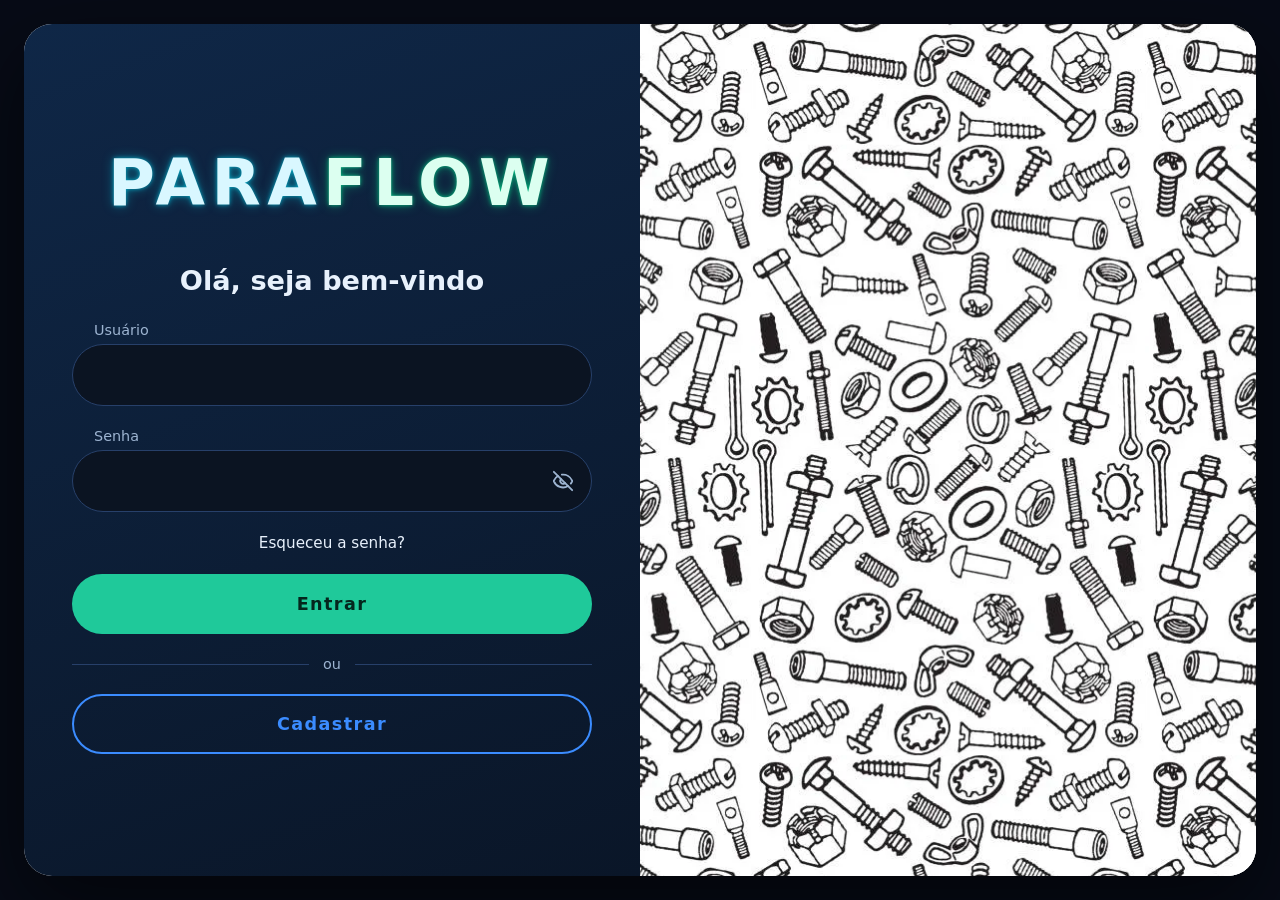
<file: index.html>
<!DOCTYPE html>
<html lang="pt-BR">
<head>
  <meta charset="UTF-8" />
  <meta name="viewport" content="width=device-width, initial-scale=1" />
  <title>Login | Paraflow</title>
  <link rel="stylesheet" href="style.css" />
  <script src="transicao.js"></script>
</head>
<body>
  <main class="card">
    <section class="painel-login">
      <h1 class="logo" aria-label="Paraflow">
        <span class="para">PARA</span><span class="flow">FLOW</span>
      </h1>

      <form class="form" id="form-login" novalidate>
        <h2>Olá, seja bem-vindo</h2>

        <div class="campo">
          <label for="usuario">Usuário</label>
          <input id="usuario" type="text" autocomplete="username" required />
        </div>

        <div class="campo">
          <label for="senha">Senha</label>
          <div class="senha-wrap">
            <input id="senha" type="password" autocomplete="current-password" required />
            <button type="button" class="toggle" aria-pressed="false" aria-label="Mostrar senha">
              <svg class="olho olho-aberto" viewBox="0 0 24 24" fill="none" stroke="currentColor"
                   stroke-width="2" stroke-linecap="round" stroke-linejoin="round" aria-hidden="true">
                <path d="M2.06 12.35a1 1 0 0 1 0-.7 10.75 10.75 0 0 1 19.88 0 1 1 0 0 1 0 .7 10.75 10.75 0 0 1-19.88 0"/>
                <circle cx="12" cy="12" r="3"/>
              </svg>
              <svg class="olho olho-fechado" viewBox="0 0 24 24" fill="none" stroke="currentColor"
                   stroke-width="2" stroke-linecap="round" stroke-linejoin="round" aria-hidden="true">
                <path d="M10.73 5.08A10.74 10.74 0 0 1 21.94 11.65a1 1 0 0 1 0 .7 10.75 10.75 0 0 1-1.44 2.49"/>
                <path d="M14.08 14.16a3 3 0 0 1-4.24-4.24"/>
                <path d="M17.48 17.5a10.75 10.75 0 0 1-15.42-5.15 1 1 0 0 1 0-.7 10.75 10.75 0 0 1 4.45-5.14"/>
                <path d="m2 2 20 20"/>
              </svg>
            </button>
          </div>
        </div>

        <p class="erro" id="erro" role="alert" hidden></p>

        <div class="opcoes">
          <a href="#">Esqueceu a senha?</a>
        </div>

        <button type="submit" class="btn btn-principal">Entrar</button>

        <div class="divisor"><span>ou</span></div>

        <a href="cadastro.html" class="btn btn-secundario" data-transicao="frente">Cadastrar</a>
      </form>
    </section>

    <section class="painel-ilustracao" aria-hidden="true"></section>
  </main>

  <script>
    const form = document.getElementById('form-login');
    const usuario = document.getElementById('usuario');
    const senha = document.getElementById('senha');
    const erro = document.getElementById('erro');
    const toggle = document.querySelector('.toggle');
    const entrar = form.querySelector('.btn-principal');

    toggle.addEventListener('click', () => {
      const mostrando = senha.type === 'text';
      senha.type = mostrando ? 'password' : 'text';
      toggle.setAttribute('aria-pressed', String(!mostrando));
      toggle.setAttribute('aria-label', mostrando ? 'Mostrar senha' : 'Ocultar senha');
    });

    form.addEventListener('submit', async (e) => {
      e.preventDefault();
      erro.hidden = true;

      if (!usuario.value.trim() || !senha.value) {
        erro.textContent = 'Preencha usuário e senha.';
        erro.hidden = false;
        (usuario.value.trim() ? senha : usuario).focus();
        return;
      }

      entrar.disabled = true;
      entrar.textContent = 'Entrando...';
      // TODO: chamar sua API aqui
      await new Promise((r) => setTimeout(r, 1000));
      entrar.disabled = false;
      entrar.textContent = 'Entrar';
    });
  </script>
</body>
</html>
</file>
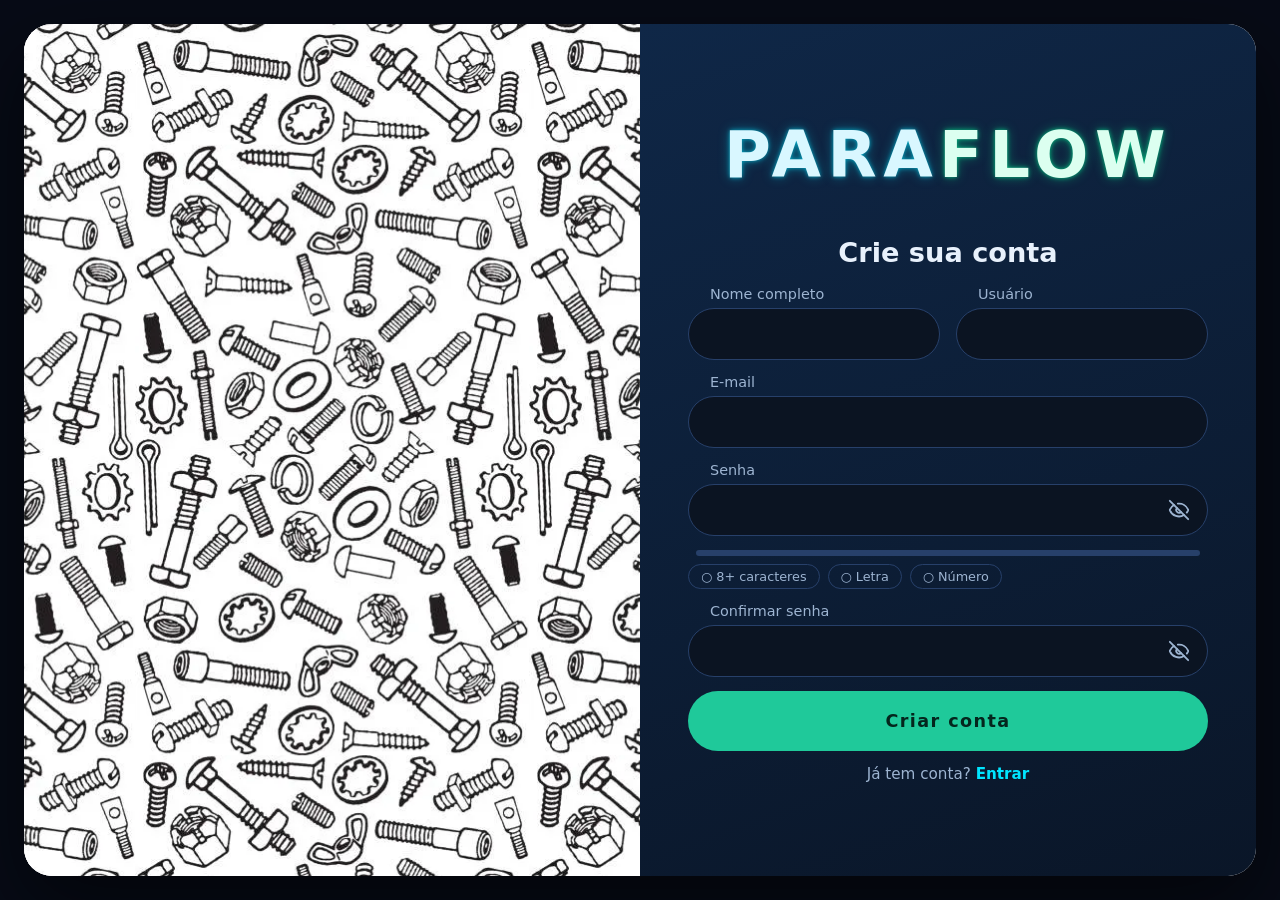
<file: cadastro.html>
<!DOCTYPE html>
<html lang="pt-BR">
<head>
  <meta charset="UTF-8" />
  <meta name="viewport" content="width=device-width, initial-scale=1" />
  <title>Cadastro | Paraflow</title>
  <link rel="stylesheet" href="style.css" />
  <script src="transicao.js"></script>
</head>
<body>
  <main class="card invertido">
    <section class="painel-login">
      <h1 class="logo" aria-label="Paraflow">
        <span class="para">PARA</span><span class="flow">FLOW</span>
      </h1>

      <form class="form form-cadastro" id="form-cadastro" novalidate>
        <h2>Crie sua conta</h2>

        <div class="linha">
          <div class="campo">
            <label for="nome">Nome completo</label>
            <input id="nome" type="text" autocomplete="name" aria-describedby="msg-nome" required />
            <small class="msg" id="msg-nome" aria-live="polite"></small>
          </div>

          <div class="campo">
            <label for="usuario">Usuário</label>
            <input id="usuario" type="text" autocomplete="username" autocapitalize="none"
                   spellcheck="false" maxlength="20" aria-describedby="msg-usuario" required />
            <small class="msg" id="msg-usuario" aria-live="polite"></small>
          </div>
        </div>

        <div class="campo">
          <label for="email">E-mail</label>
          <input id="email" type="email" autocomplete="email" autocapitalize="none"
                 spellcheck="false" aria-describedby="msg-email" required />
          <small class="msg" id="msg-email" aria-live="polite"></small>
        </div>

        <div class="campo">
          <label for="senha">Senha</label>
          <div class="senha-wrap">
            <input id="senha" type="password" autocomplete="new-password" aria-describedby="msg-senha" required />
            <button type="button" class="toggle" data-alvo="senha" aria-pressed="false" aria-label="Mostrar senha">
              <svg class="olho olho-aberto" viewBox="0 0 24 24" fill="none" stroke="currentColor"
                   stroke-width="2" stroke-linecap="round" stroke-linejoin="round" aria-hidden="true">
                <path d="M2.06 12.35a1 1 0 0 1 0-.7 10.75 10.75 0 0 1 19.88 0 1 1 0 0 1 0 .7 10.75 10.75 0 0 1-19.88 0"/>
                <circle cx="12" cy="12" r="3"/>
              </svg>
              <svg class="olho olho-fechado" viewBox="0 0 24 24" fill="none" stroke="currentColor"
                   stroke-width="2" stroke-linecap="round" stroke-linejoin="round" aria-hidden="true">
                <path d="M10.73 5.08A10.74 10.74 0 0 1 21.94 11.65a1 1 0 0 1 0 .7 10.75 10.75 0 0 1-1.44 2.49"/>
                <path d="M14.08 14.16a3 3 0 0 1-4.24-4.24"/>
                <path d="M17.48 17.5a10.75 10.75 0 0 1-15.42-5.15 1 1 0 0 1 0-.7 10.75 10.75 0 0 1 4.45-5.14"/>
                <path d="m2 2 20 20"/>
              </svg>
            </button>
          </div>

          <div class="forca" id="forca" data-nivel="">
            <div class="forca-barra"></div>
          </div>
          <span class="forca-texto" id="forca-texto"></span>

          <ul class="requisitos" aria-label="Requisitos da senha">
            <li data-req="tamanho">8+ caracteres</li>
            <li data-req="letra">Letra</li>
            <li data-req="numero">Número</li>
          </ul>
          <small class="msg" id="msg-senha" aria-live="polite"></small>
        </div>

        <div class="campo">
          <label for="confirmar">Confirmar senha</label>
          <div class="senha-wrap">
            <input id="confirmar" type="password" autocomplete="new-password" aria-describedby="msg-confirmar" required />
            <button type="button" class="toggle" data-alvo="confirmar" aria-pressed="false" aria-label="Mostrar senha">
              <svg class="olho olho-aberto" viewBox="0 0 24 24" fill="none" stroke="currentColor"
                   stroke-width="2" stroke-linecap="round" stroke-linejoin="round" aria-hidden="true">
                <path d="M2.06 12.35a1 1 0 0 1 0-.7 10.75 10.75 0 0 1 19.88 0 1 1 0 0 1 0 .7 10.75 10.75 0 0 1-19.88 0"/>
                <circle cx="12" cy="12" r="3"/>
              </svg>
              <svg class="olho olho-fechado" viewBox="0 0 24 24" fill="none" stroke="currentColor"
                   stroke-width="2" stroke-linecap="round" stroke-linejoin="round" aria-hidden="true">
                <path d="M10.73 5.08A10.74 10.74 0 0 1 21.94 11.65a1 1 0 0 1 0 .7 10.75 10.75 0 0 1-1.44 2.49"/>
                <path d="M14.08 14.16a3 3 0 0 1-4.24-4.24"/>
                <path d="M17.48 17.5a10.75 10.75 0 0 1-15.42-5.15 1 1 0 0 1 0-.7 10.75 10.75 0 0 1 4.45-5.14"/>
                <path d="m2 2 20 20"/>
              </svg>
            </button>
          </div>
          <small class="msg" id="msg-confirmar" aria-live="polite"></small>
        </div>

        <p class="erro" id="erro" role="alert" hidden></p>
        <p class="sucesso" id="sucesso" role="status" hidden></p>

        <button type="submit" class="btn btn-principal">Criar conta</button>

        <p class="troca">Já tem conta? <a href="index.html" data-transicao="voltar">Entrar</a></p>
      </form>
    </section>

    <section class="painel-ilustracao" aria-hidden="true"></section>
  </main>

  <script>
    const el = (id) => document.getElementById(id);

    const form = el('form-cadastro');
    const campos = {
      nome: el('nome'),
      usuario: el('usuario'),
      email: el('email'),
      senha: el('senha'),
      confirmar: el('confirmar'),
    };
    const erro = el('erro');
    const sucesso = el('sucesso');
    const botao = form.querySelector('.btn-principal');
    const tocados = new Set();

    /* ---------- Requisitos da senha ---------- */
    const reqs = {
      tamanho: (v) => v.length >= 8,
      letra: (v) => /[a-zA-ZÀ-ÿ]/.test(v),
      numero: (v) => /\d/.test(v),
    };
    const senhaValida = (v) => Object.values(reqs).every((fn) => fn(v));

    /* ---------- Validadores (retornam '' quando está ok) ---------- */
    const validadores = {
      nome: (v) =>
        v.trim().split(/\s+/).filter(Boolean).length >= 2
          ? '' : 'Informe nome e sobrenome.',
      usuario: (v) =>
        /^[\w.]{3,20}$/.test(v.trim())
          ? '' : 'Use 3 a 20 caracteres: letras, números, _ ou ponto.',
      email: (v) =>
        /^\S+@\S+\.\S+$/.test(v.trim())
          ? '' : 'Informe um e-mail válido.',
      senha: (v) =>
        senhaValida(v) ? '' : 'A senha precisa ter 8+ caracteres, uma letra e um número.',
      confirmar: (v) =>
        !v ? 'Confirme sua senha.'
        : v === campos.senha.value ? '' : 'As senhas não coincidem.',
    };

    function validar(chave) {
      const campo = campos[chave];
      const msg = validadores[chave](campo.value);
      el('msg-' + chave).textContent = msg;
      campo.setAttribute('aria-invalid', String(!!msg));
      campo.classList.toggle('invalido', !!msg);
      campo.classList.toggle('valido', !msg && campo.value !== '');
      return !msg;
    }

    /* ---------- Força da senha ---------- */
    function atualizarForca(v) {
      document.querySelectorAll('[data-req]').forEach((li) =>
        li.classList.toggle('ok', reqs[li.dataset.req](v))
      );

      let pontos = Object.values(reqs).filter((fn) => fn(v)).length;
      if (v.length >= 12) pontos++;
      if (/[a-z]/.test(v) && /[A-Z]/.test(v)) pontos++;
      if (/[^A-Za-z0-9]/.test(v)) pontos++;

      const nivel = !v ? '' : pontos <= 3 ? 'fraca' : pontos <= 5 ? 'media' : 'forte';
      const nomes = { fraca: 'fraca', media: 'média', forte: 'forte' };

      el('forca').dataset.nivel = nivel;
      el('forca-texto').textContent = nivel ? `Força da senha: ${nomes[nivel]}` : '';
    }

    /* ---------- Eventos ---------- */
    Object.entries(campos).forEach(([chave, campo]) => {
      campo.addEventListener('input', () => {
        if (chave === 'senha') {
          atualizarForca(campo.value);
          if (tocados.has('confirmar')) validar('confirmar');
        }
        if (tocados.has(chave)) validar(chave);
      });

      campo.addEventListener('blur', () => {
        if (campo.value === '' && !tocados.has(chave)) return; // não reclama de campo que nem foi usado
        tocados.add(chave);
        validar(chave);
      });
    });

    document.querySelectorAll('.toggle').forEach((btn) =>
      btn.addEventListener('click', () => {
        const input = campos[btn.dataset.alvo];
        const mostrando = input.type === 'text';
        input.type = mostrando ? 'password' : 'text';
        btn.setAttribute('aria-pressed', String(!mostrando));
        btn.setAttribute('aria-label', mostrando ? 'Mostrar senha' : 'Ocultar senha');
      })
    );

    form.addEventListener('submit', async (e) => {
      e.preventDefault();
      erro.hidden = true;
      sucesso.hidden = true;

      let primeiroInvalido = null;
      Object.keys(campos).forEach((chave) => {
        tocados.add(chave);
        if (!validar(chave) && !primeiroInvalido) primeiroInvalido = campos[chave];
      });
      if (primeiroInvalido) {
        primeiroInvalido.focus();
        return;
      }

      const dados = {
        nome: campos.nome.value.trim(),
        usuario: campos.usuario.value.trim(),
        email: campos.email.value.trim().toLowerCase(),
        senha: campos.senha.value,
      };

      botao.disabled = true;
      botao.textContent = 'Criando...';

      try {
        // TODO: enviar `dados` para sua API aqui (fetch POST)
        await new Promise((r) => setTimeout(r, 1000));

        botao.textContent = 'Conta criada ✓';
        sucesso.textContent = 'Conta criada! Redirecionando para o login...';
        sucesso.hidden = false;
        setTimeout(() => navegarCom('index.html', 'voltar'), 1500);
      } catch (err) {
        erro.textContent = 'Não foi possível criar a conta. Tente novamente.';
        erro.hidden = false;
        botao.disabled = false;
        botao.textContent = 'Criar conta';
      }
    });
  </script>
</body>
</html>
</file>
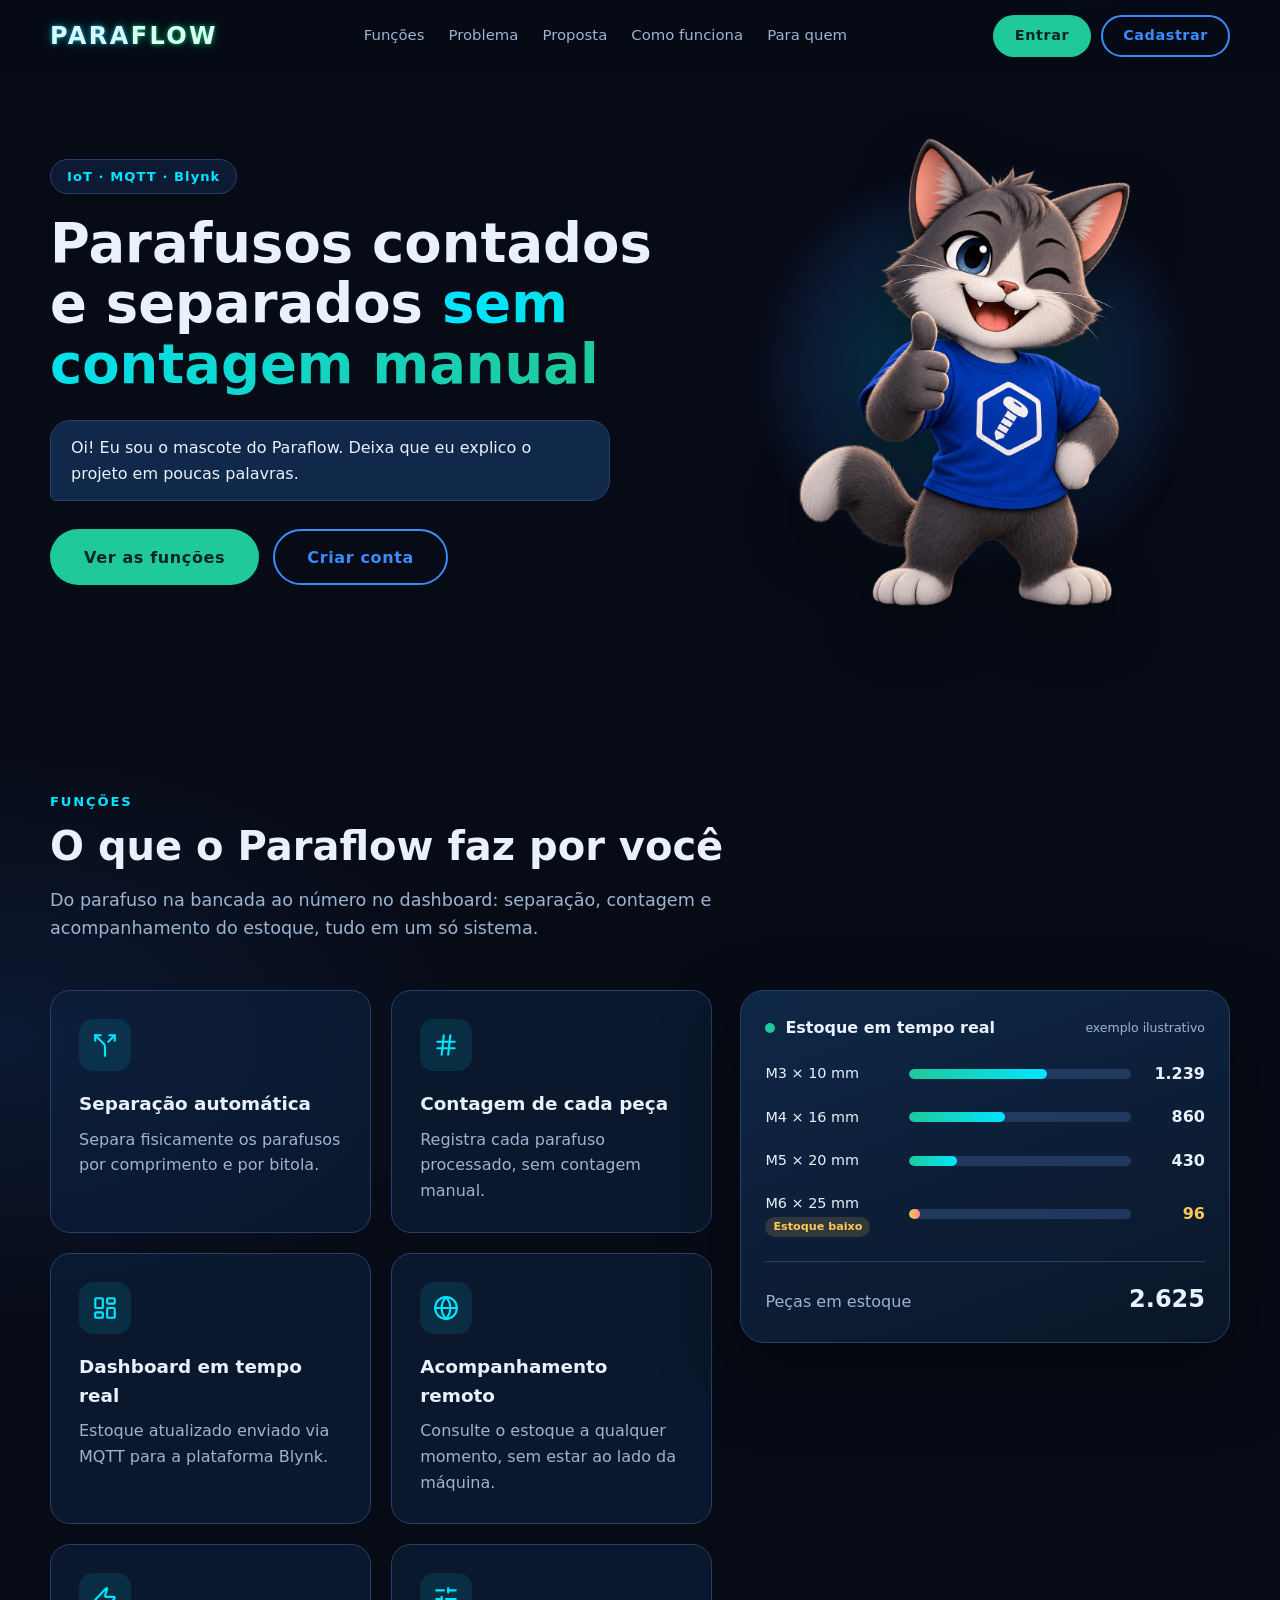
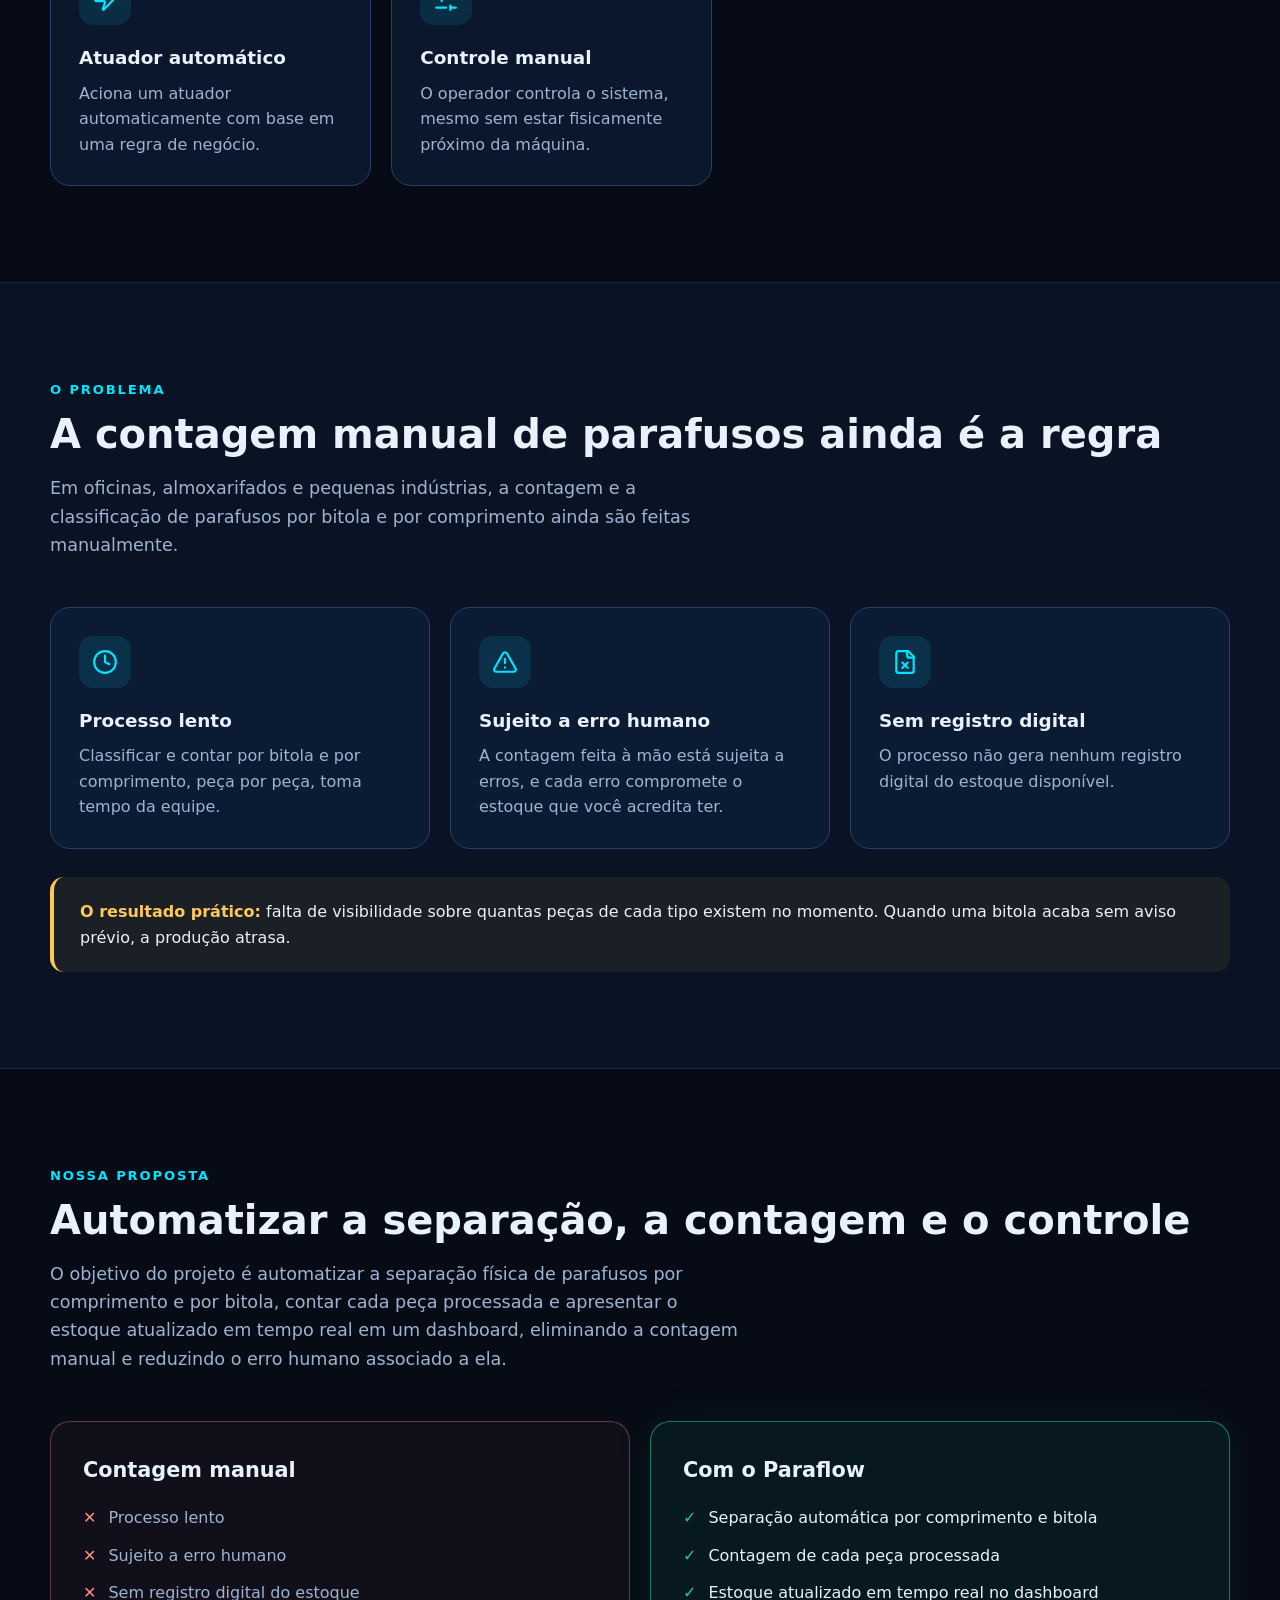
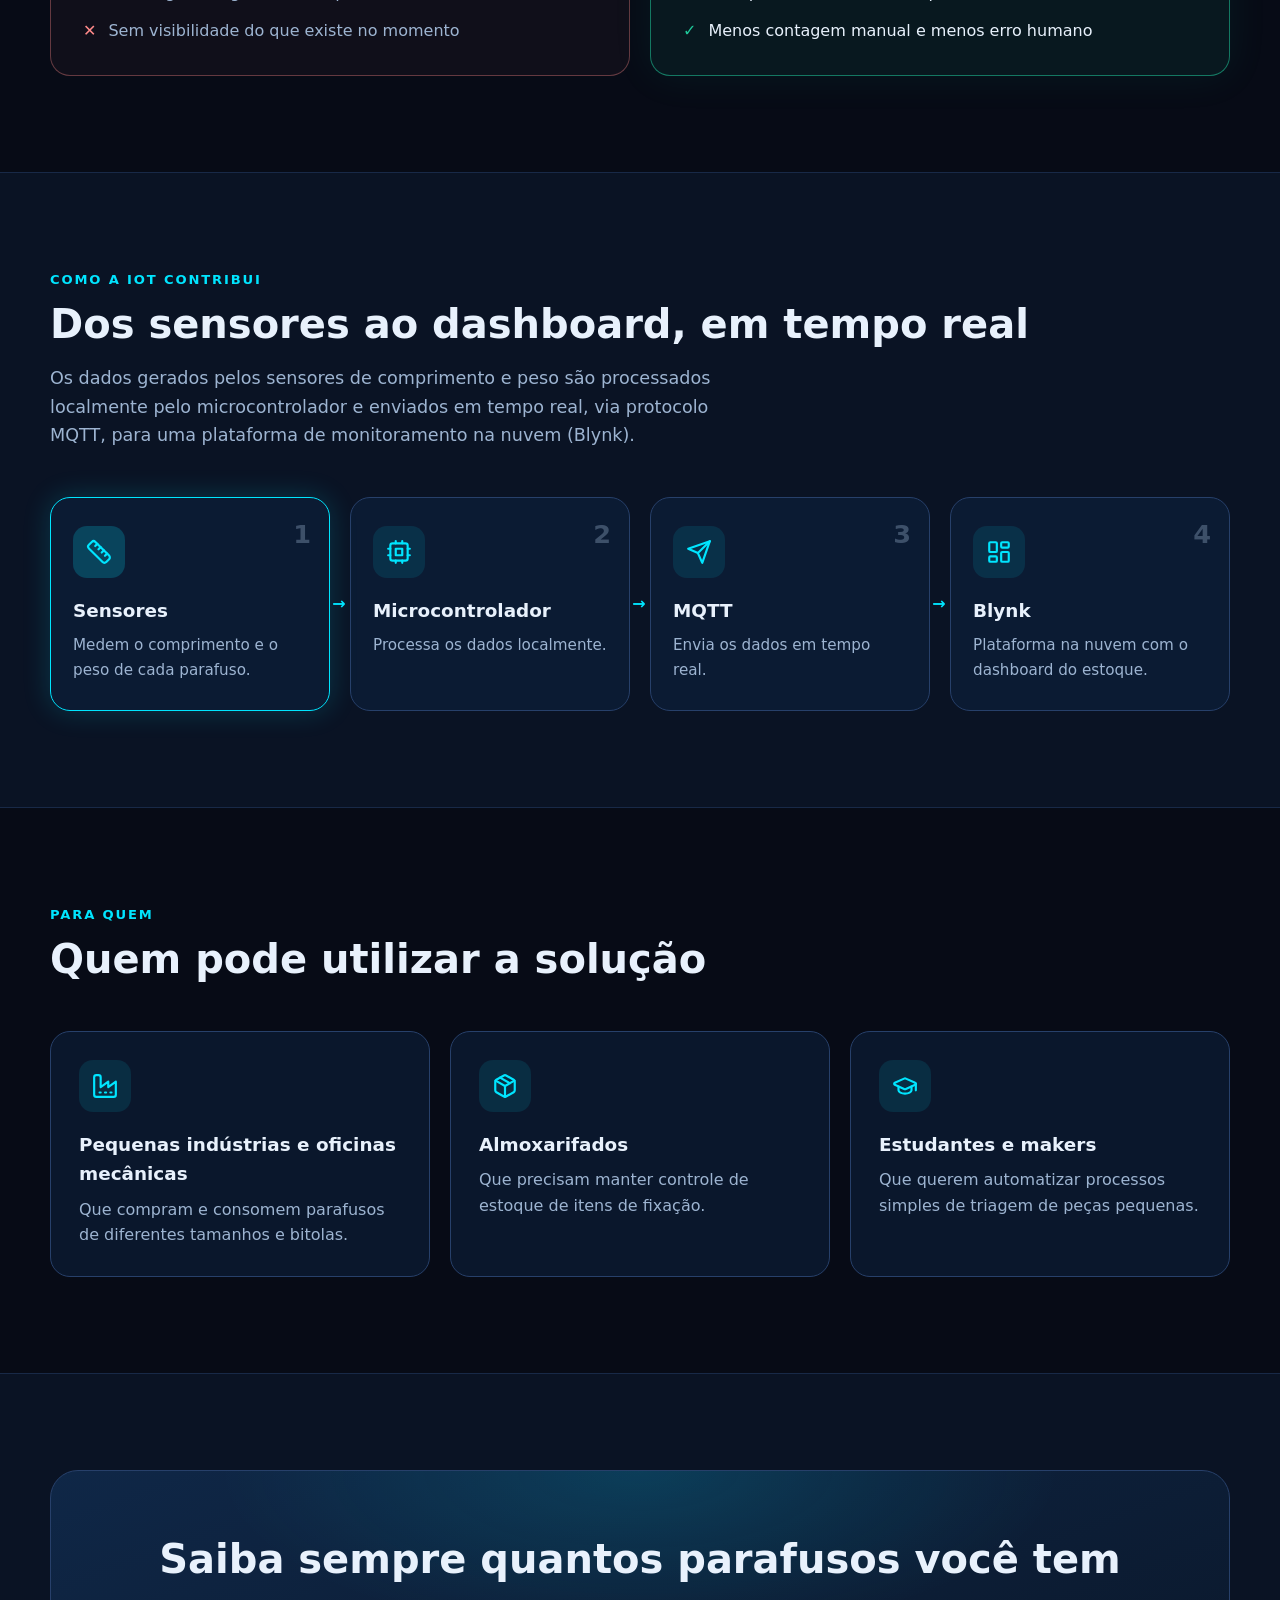
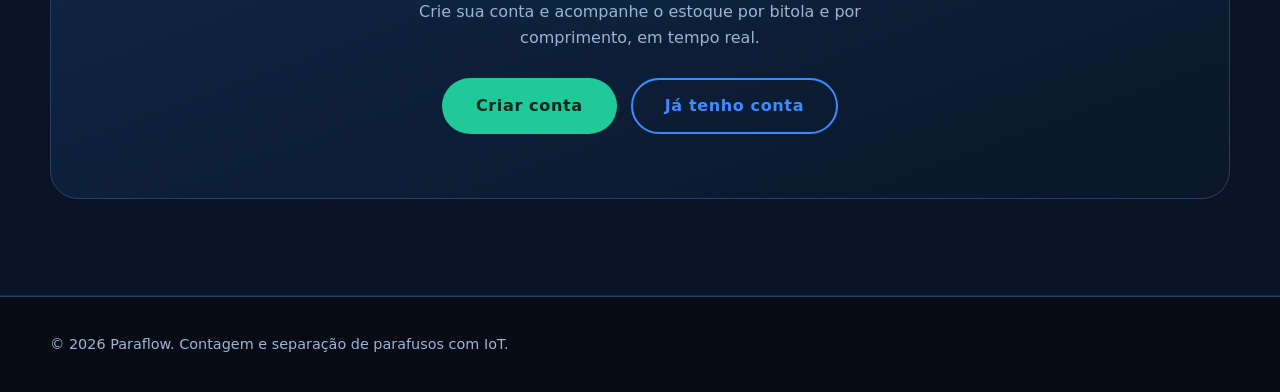
<file: tela inicial/inicio.html>
<!DOCTYPE html>
<html lang="pt-BR">
<head>
  <meta charset="UTF-8" />
  <meta name="viewport" content="width=device-width, initial-scale=1" />
  <meta name="description" content="Paraflow: separação, contagem e controle de estoque de parafusos por bitola e comprimento, em tempo real, com IoT." />
  <title>Paraflow | Contagem e separação de parafusos com IoT</title>
  <link rel="stylesheet" href="inicio.css" />
  <script>document.documentElement.classList.add('js');</script>
  <script src="inicio.js" defer></script>
</head>
<body>

  <!-- Ícones reutilizáveis -->
  <svg width="0" height="0" style="position:absolute" aria-hidden="true">
    <symbol id="i-relogio" viewBox="0 0 24 24"><circle cx="12" cy="12" r="10"/><path d="M12 6v6l4 2"/></symbol>
    <symbol id="i-alerta" viewBox="0 0 24 24"><path d="m21.73 18-8-14a2 2 0 0 0-3.48 0l-8 14A2 2 0 0 0 4 21h16a2 2 0 0 0 1.73-3"/><path d="M12 9v4"/><path d="M12 17h.01"/></symbol>
    <symbol id="i-arquivo" viewBox="0 0 24 24"><path d="M15 2H6a2 2 0 0 0-2 2v16a2 2 0 0 0 2 2h12a2 2 0 0 0 2-2V7Z"/><path d="M14 2v4a2 2 0 0 0 2 2h4"/><path d="m9.5 12.5 5 5"/><path d="m14.5 12.5-5 5"/></symbol>
    <symbol id="i-regua" viewBox="0 0 24 24"><path d="M21.3 15.3a2.4 2.4 0 0 1 0 3.4l-2.6 2.6a2.4 2.4 0 0 1-3.4 0L2.7 8.7a2.41 2.41 0 0 1 0-3.4l2.6-2.6a2.41 2.41 0 0 1 3.4 0Z"/><path d="m14.5 12.5 2-2"/><path d="m11.5 9.5 2-2"/><path d="m8.5 6.5 2-2"/><path d="m17.5 15.5 2-2"/></symbol>
    <symbol id="i-chip" viewBox="0 0 24 24"><rect x="4" y="4" width="16" height="16" rx="2"/><rect x="9" y="9" width="6" height="6"/><path d="M15 2v2M15 20v2M2 15h2M2 9h2M20 15h2M20 9h2M9 2v2M9 20v2"/></symbol>
    <symbol id="i-enviar" viewBox="0 0 24 24"><path d="m22 2-7 20-4-9-9-4Z"/><path d="M22 2 11 13"/></symbol>
    <symbol id="i-painel" viewBox="0 0 24 24"><rect width="7" height="9" x="3" y="3" rx="1"/><rect width="7" height="5" x="14" y="3" rx="1"/><rect width="7" height="9" x="14" y="12" rx="1"/><rect width="7" height="5" x="3" y="16" rx="1"/></symbol>
    <symbol id="i-globo" viewBox="0 0 24 24"><circle cx="12" cy="12" r="10"/><path d="M12 2a14.5 14.5 0 0 0 0 20 14.5 14.5 0 0 0 0-20"/><path d="M2 12h20"/></symbol>
    <symbol id="i-raio" viewBox="0 0 24 24"><path d="M4 14a1 1 0 0 1-.78-1.63l9.9-10.2a.5.5 0 0 1 .86.46l-1.92 6.02A1 1 0 0 0 13 10h7a1 1 0 0 1 .78 1.63l-9.9 10.2a.5.5 0 0 1-.86-.46l1.92-6.02A1 1 0 0 0 11 14z"/></symbol>
    <symbol id="i-ajustes" viewBox="0 0 24 24"><line x1="21" x2="14" y1="4" y2="4"/><line x1="10" x2="3" y1="4" y2="4"/><line x1="21" x2="12" y1="12" y2="12"/><line x1="8" x2="3" y1="12" y2="12"/><line x1="21" x2="16" y1="20" y2="20"/><line x1="12" x2="3" y1="20" y2="20"/><line x1="14" x2="14" y1="2" y2="6"/><line x1="8" x2="8" y1="10" y2="14"/><line x1="16" x2="16" y1="18" y2="22"/></symbol>
    <symbol id="i-fabrica" viewBox="0 0 24 24"><path d="M2 20a2 2 0 0 0 2 2h16a2 2 0 0 0 2-2V8l-7 5V8l-7 5V4a2 2 0 0 0-2-2H4a2 2 0 0 0-2 2Z"/><path d="M17 18h1"/><path d="M12 18h1"/><path d="M7 18h1"/></symbol>
    <symbol id="i-caixa" viewBox="0 0 24 24"><path d="m7.5 4.27 9 5.15"/><path d="M21 8a2 2 0 0 0-1-1.73l-7-4a2 2 0 0 0-2 0l-7 4A2 2 0 0 0 3 8v8a2 2 0 0 0 1 1.73l7 4a2 2 0 0 0 2 0l7-4A2 2 0 0 0 21 16Z"/><path d="m3.3 7 8.7 5 8.7-5"/><path d="M12 22V12"/></symbol>
    <symbol id="i-capelo" viewBox="0 0 24 24"><path d="M21.42 10.922a1 1 0 0 0-.019-1.838L12.83 5.18a2 2 0 0 0-1.66 0L2.6 9.08a1 1 0 0 0 0 1.832l8.57 3.908a2 2 0 0 0 1.66 0z"/><path d="M22 10v6"/><path d="M6 12.5V16a6 3 0 0 0 12 0v-3.5"/></symbol>
    <symbol id="i-separar" viewBox="0 0 24 24"><path d="M16 3h5v5"/><path d="M8 3H3v5"/><path d="M12 22v-8.3a4 4 0 0 0-1.172-2.872L3 3"/><path d="m15 9 6-6"/></symbol>
    <symbol id="i-contar" viewBox="0 0 24 24"><line x1="4" x2="20" y1="9" y2="9"/><line x1="4" x2="20" y1="15" y2="15"/><line x1="10" x2="8" y1="3" y2="21"/><line x1="16" x2="14" y1="3" y2="21"/></symbol>
  </svg>

  <!-- ===== Topo ===== -->
  <header class="topo" id="topo">
    <div class="container topo-in">
      <a href="#inicio" class="logo logo-sm" aria-label="Paraflow, ir ao início">
        <span class="para">PARA</span><span class="flow">FLOW</span>
      </a>

      <nav class="menu" aria-label="Seções da página">
        <a href="#funcoes">Funções</a>
        <a href="#problema">Problema</a>
        <a href="#proposta">Proposta</a>
        <a href="#como-funciona">Como funciona</a>
        <a href="#publico">Para quem</a>
      </nav>

      <div class="topo-acoes">
        <a href="index.html" class="btn btn-solido btn-sm">Entrar</a>
        <a href="cadastro.html" class="btn btn-contorno btn-sm">Cadastrar</a>
      </div>
    </div>
  </header>

  <main>

    <!-- ===== Destaque com o mascote ===== -->
    <section class="hero" id="inicio">
      <div class="container hero-in">
        <div class="hero-texto">
          <span class="selo">IoT · MQTT · Blynk</span>
          <h1>Parafusos contados e separados <span class="destaque">sem contagem manual</span></h1>

          <div class="conversa" id="conversa" aria-live="polite">
            <p class="balao">
              Oi! Eu sou o mascote do Paraflow. Deixa que eu explico o projeto em poucas palavras.
            </p>
            <p class="balao">
              Em oficinas, almoxarifados e pequenas indústrias, contar e classificar parafusos por bitola
              e por comprimento ainda é manual: lento, sujeito a erro humano e sem registro digital.
            </p>
            <p class="balao balao-ultimo">
              O Paraflow separa os parafusos por comprimento e bitola, conta cada peça e mostra o estoque
              atualizado em tempo real no dashboard.
            </p>
          </div>

          <div class="hero-botoes">
            <a href="#funcoes" class="btn btn-solido">Ver as funções</a>
            <a href="cadastro.html" class="btn btn-contorno">Criar conta</a>
          </div>
        </div>

        <div class="hero-mascote">
          <div class="mascote-brilho" aria-hidden="true"></div>
          <div class="mascote-flutua">
            <img
              src="cat.png"
              width="800" height="800"
              alt="Gato mascote do Paraflow fazendo joinha, com camiseta azul estampada com um parafuso"
            />
          </div>
        </div>
      </div>
    </section>

    <!-- ===== Funções ===== -->
    <section class="secao" id="funcoes">
      <div class="container">
        <header class="secao-titulo revelar">
          <span class="sobretitulo">Funções</span>
          <h2>O que o Paraflow faz por você</h2>
          <p class="lead">
            Do parafuso na bancada ao número no dashboard: separação, contagem e acompanhamento
            do estoque, tudo em um só sistema.
          </p>
        </header>

        <div class="funcoes-layout">
          <div class="grade grade-funcoes">
            <article class="cartao revelar">
              <span class="icone"><svg class="ico"><use href="#i-separar"/></svg></span>
              <h3>Separação automática</h3>
              <p>Separa fisicamente os parafusos por comprimento e por bitola.</p>
            </article>
            <article class="cartao revelar">
              <span class="icone"><svg class="ico"><use href="#i-contar"/></svg></span>
              <h3>Contagem de cada peça</h3>
              <p>Registra cada parafuso processado, sem contagem manual.</p>
            </article>
            <article class="cartao revelar">
              <span class="icone"><svg class="ico"><use href="#i-painel"/></svg></span>
              <h3>Dashboard em tempo real</h3>
              <p>Estoque atualizado enviado via MQTT para a plataforma Blynk.</p>
            </article>
            <article class="cartao revelar">
              <span class="icone"><svg class="ico"><use href="#i-globo"/></svg></span>
              <h3>Acompanhamento remoto</h3>
              <p>Consulte o estoque a qualquer momento, sem estar ao lado da máquina.</p>
            </article>
            <article class="cartao revelar">
              <span class="icone"><svg class="ico"><use href="#i-raio"/></svg></span>
              <h3>Atuador automático</h3>
              <p>Aciona um atuador automaticamente com base em uma regra de negócio.</p>
            </article>
            <article class="cartao revelar">
              <span class="icone"><svg class="ico"><use href="#i-ajustes"/></svg></span>
              <h3>Controle manual</h3>
              <p>O operador controla o sistema, mesmo sem estar fisicamente próximo da máquina.</p>
            </article>
          </div>

          <figure class="painel revelar" aria-label="Exemplo ilustrativo de dashboard de estoque de parafusos">
            <figcaption class="painel-topo">
              <span class="ao-vivo"><i></i> Estoque em tempo real</span>
              <small>exemplo ilustrativo</small>
            </figcaption>

            <ul class="estoque" id="estoque">
              <li data-qtd="1240" data-max="2000">
                <span class="nome">M3 × 10 mm</span>
                <div class="barra"><i></i></div>
                <b class="qtd">0</b>
              </li>
              <li data-qtd="860" data-max="2000">
                <span class="nome">M4 × 16 mm</span>
                <div class="barra"><i></i></div>
                <b class="qtd">0</b>
              </li>
              <li data-qtd="430" data-max="2000">
                <span class="nome">M5 × 20 mm</span>
                <div class="barra"><i></i></div>
                <b class="qtd">0</b>
              </li>
              <li data-qtd="96" data-max="2000">
                <span class="nome">M6 × 25 mm <em class="tag">Estoque baixo</em></span>
                <div class="barra"><i></i></div>
                <b class="qtd">0</b>
              </li>
            </ul>

            <div class="painel-rodape">
              <span>Peças em estoque</span>
              <b id="total">0</b>
            </div>
          </figure>
        </div>
      </div>
    </section>

    <!-- ===== Problema ===== -->
    <section class="secao secao-alt" id="problema">
      <div class="container">
        <header class="secao-titulo revelar">
          <span class="sobretitulo">O problema</span>
          <h2>A contagem manual de parafusos ainda é a regra</h2>
          <p class="lead">
            Em oficinas, almoxarifados e pequenas indústrias, a contagem e a classificação de parafusos
            por bitola e por comprimento ainda são feitas manualmente.
          </p>
        </header>

        <div class="grade grade-3">
          <article class="cartao revelar">
            <span class="icone"><svg class="ico"><use href="#i-relogio"/></svg></span>
            <h3>Processo lento</h3>
            <p>Classificar e contar por bitola e por comprimento, peça por peça, toma tempo da equipe.</p>
          </article>
          <article class="cartao revelar">
            <span class="icone"><svg class="ico"><use href="#i-alerta"/></svg></span>
            <h3>Sujeito a erro humano</h3>
            <p>A contagem feita à mão está sujeita a erros, e cada erro compromete o estoque que você acredita ter.</p>
          </article>
          <article class="cartao revelar">
            <span class="icone"><svg class="ico"><use href="#i-arquivo"/></svg></span>
            <h3>Sem registro digital</h3>
            <p>O processo não gera nenhum registro digital do estoque disponível.</p>
          </article>
        </div>

        <aside class="destaque-aviso revelar">
          <strong>O resultado prático:</strong> falta de visibilidade sobre quantas peças de cada tipo existem
          no momento. Quando uma bitola acaba sem aviso prévio, a produção atrasa.
        </aside>
      </div>
    </section>

    <!-- ===== Proposta ===== -->
    <section class="secao" id="proposta">
      <div class="container">
        <header class="secao-titulo revelar">
          <span class="sobretitulo">Nossa proposta</span>
          <h2>Automatizar a separação, a contagem e o controle</h2>
          <p class="lead">
            O objetivo do projeto é automatizar a separação física de parafusos por comprimento e por bitola,
            contar cada peça processada e apresentar o estoque atualizado em tempo real em um dashboard,
            eliminando a contagem manual e reduzindo o erro humano associado a ela.
          </p>
        </header>

        <div class="comparativo">
          <article class="coluna coluna-manual revelar">
            <h3>Contagem manual</h3>
            <ul>
              <li>Processo lento</li>
              <li>Sujeito a erro humano</li>
              <li>Sem registro digital do estoque</li>
              <li>Sem visibilidade do que existe no momento</li>
            </ul>
          </article>

          <article class="coluna coluna-paraflow revelar">
            <h3>Com o Paraflow</h3>
            <ul>
              <li>Separação automática por comprimento e bitola</li>
              <li>Contagem de cada peça processada</li>
              <li>Estoque atualizado em tempo real no dashboard</li>
              <li>Menos contagem manual e menos erro humano</li>
            </ul>
          </article>
        </div>
      </div>
    </section>

    <!-- ===== Como funciona ===== -->
    <section class="secao secao-alt" id="como-funciona">
      <div class="container">
        <header class="secao-titulo revelar">
          <span class="sobretitulo">Como a IoT contribui</span>
          <h2>Dos sensores ao dashboard, em tempo real</h2>
          <p class="lead">
            Os dados gerados pelos sensores de comprimento e peso são processados localmente pelo
            microcontrolador e enviados em tempo real, via protocolo MQTT, para uma plataforma de
            monitoramento na nuvem (Blynk).
          </p>
        </header>

        <ol class="passos">
          <li class="revelar">
            <span class="numero">1</span>
            <span class="icone"><svg class="ico"><use href="#i-regua"/></svg></span>
            <h3>Sensores</h3>
            <p>Medem o comprimento e o peso de cada parafuso.</p>
          </li>
          <li class="revelar">
            <span class="numero">2</span>
            <span class="icone"><svg class="ico"><use href="#i-chip"/></svg></span>
            <h3>Microcontrolador</h3>
            <p>Processa os dados localmente.</p>
          </li>
          <li class="revelar">
            <span class="numero">3</span>
            <span class="icone"><svg class="ico"><use href="#i-enviar"/></svg></span>
            <h3>MQTT</h3>
            <p>Envia os dados em tempo real.</p>
          </li>
          <li class="revelar">
            <span class="numero">4</span>
            <span class="icone"><svg class="ico"><use href="#i-painel"/></svg></span>
            <h3>Blynk</h3>
            <p>Plataforma na nuvem com o dashboard do estoque.</p>
          </li>
        </ol>
      </div>
    </section>

    <!-- ===== Público ===== -->
    <section class="secao" id="publico">
      <div class="container">
        <header class="secao-titulo revelar">
          <span class="sobretitulo">Para quem</span>
          <h2>Quem pode utilizar a solução</h2>
        </header>

        <div class="grade grade-3">
          <article class="cartao revelar">
            <span class="icone"><svg class="ico"><use href="#i-fabrica"/></svg></span>
            <h3>Pequenas indústrias e oficinas mecânicas</h3>
            <p>Que compram e consomem parafusos de diferentes tamanhos e bitolas.</p>
          </article>
          <article class="cartao revelar">
            <span class="icone"><svg class="ico"><use href="#i-caixa"/></svg></span>
            <h3>Almoxarifados</h3>
            <p>Que precisam manter controle de estoque de itens de fixação.</p>
          </article>
          <article class="cartao revelar">
            <span class="icone"><svg class="ico"><use href="#i-capelo"/></svg></span>
            <h3>Estudantes e makers</h3>
            <p>Que querem automatizar processos simples de triagem de peças pequenas.</p>
          </article>
        </div>
      </div>
    </section>

    <!-- ===== Chamada final ===== -->
    <section class="secao secao-alt">
      <div class="container">
        <div class="cta revelar">
          <h2>Saiba sempre quantos parafusos você tem</h2>
          <p>Crie sua conta e acompanhe o estoque por bitola e por comprimento, em tempo real.</p>
          <div class="hero-botoes centro">
            <a href="cadastro.html" class="btn btn-solido">Criar conta</a>
            <a href="index.html" class="btn btn-contorno">Já tenho conta</a>
          </div>
        </div>
      </div>
    </section>

  </main>

  <footer class="rodape">
    <div class="container rodape-in">
    
      <p>© 2026 Paraflow. Contagem e separação de parafusos com IoT.</p>
      
    </div>
  </footer>

</body>
</html>
</file>
<file: style.css>
:root {
  --bg: #070b16;
  --painel-1: #0f2747;
  --painel-2: #0a1628;
  --campo: #0b1422;
  --borda: #27406a;
  --texto: #e8f1fc;
  --texto-suave: #9db4d1;
  --acento: #1fc99a;
  --acento-hover: #00e5ff;
  --azul: #2f7bff;
  --azul-claro: #3b8cff;
  --erro: #ff8a8a;
  --ok: #7dffc9;
}

* { box-sizing: border-box; margin: 0; padding: 0; }

body {
  min-height: 100vh;
  display: grid;
  place-items: center;
  padding: 24px;
  background: var(--bg);
  font-family: "Poppins", "Segoe UI", system-ui, sans-serif;
  color: var(--texto);
}

/* ===== Card ===== */
.card {
  width: min(1400px, 100%);
  min-height: min(900px, calc(100dvh - 48px));
  display: grid;
  grid-template-columns: 1fr 1fr;
  border-radius: 28px;
  overflow: hidden;
  background: #fff;
  box-shadow: 0 30px 80px rgba(0, 0, 0, 0.55);
}

.painel-login {
  display: flex;
  flex-direction: column;
  align-items: center;
  justify-content: center;
  gap: clamp(24px, 5vh, 56px);
  padding: 48px;
  background: linear-gradient(160deg, var(--painel-1), var(--painel-2));
}

/* ===== Logo neon (suave, sem animação) ===== */
.logo {
  display: flex;
  font-size: clamp(2.6rem, 5vw, 4.6rem);
  font-weight: 800;
  letter-spacing: 0.1em;
  user-select: none;
}

.logo .para {
  color: #d9f7ff;
  text-shadow:
    0 0 4px rgba(0, 229, 255, 0.6),
    0 0 12px rgba(0, 229, 255, 0.35);
}

.logo .flow {
  color: #dcfff0;
  text-shadow:
    0 0 4px rgba(0, 255, 156, 0.6),
    0 0 12px rgba(0, 255, 156, 0.35);
}

/* ===== Formulário ===== */
.form {
  width: 100%;
  max-width: 520px;
  display: flex;
  flex-direction: column;
  gap: 22px;
}

.form-cadastro { gap: 14px; }

.form h2 {
  text-align: center;
  font-size: 1.7rem;
  font-weight: 600;
  margin-bottom: 4px;
}

.campo { display: flex; flex-direction: column; gap: 6px; min-width: 0; }
.campo label { font-size: 0.9rem; color: var(--texto-suave); padding-left: 22px; }

.linha {
  display: grid;
  grid-template-columns: 1fr 1fr;
  gap: 16px;
}

.form input[type="text"],
.form input[type="email"],
.form input[type="password"] {
  width: 100%;
  height: 62px;
  padding: 0 26px;
  border: 1px solid var(--borda);
  border-radius: 999px;
  background: var(--campo);
  color: #fff;
  font: inherit;
  font-size: 1.05rem;
  transition: border-color 0.15s, box-shadow 0.15s;
}

.form-cadastro input[type="text"],
.form-cadastro input[type="email"],
.form-cadastro input[type="password"] { height: 52px; }

.form input:focus {
  outline: none;
  border-color: var(--acento-hover);
  box-shadow: 0 0 0 3px rgba(0, 229, 255, 0.25);
}

/* estados de validação (ficam depois do :focus para ganhar dele) */
.form input.valido { border-color: var(--acento); }
.form input.invalido { border-color: var(--erro); }
.form input.invalido:focus { box-shadow: 0 0 0 3px rgba(255, 138, 138, 0.25); }

.msg { color: var(--erro); font-size: 0.82rem; padding-left: 22px; }
.msg:empty { display: none; }

/* ===== Botão de mostrar/ocultar senha (ícone de olho) ===== */
.senha-wrap { position: relative; }
.senha-wrap input { padding-right: 64px; }

.toggle {
  position: absolute;
  right: 8px;
  top: 50%;
  transform: translateY(-50%);
  width: 42px;
  height: 42px;
  display: grid;
  place-items: center;
  padding: 0;
  border: 0;
  border-radius: 50%;
  background: transparent;
  color: var(--texto-suave);
  cursor: pointer;
  transition: color 0.2s, background 0.2s;
}
.toggle:hover { color: #fff; background: rgba(255, 255, 255, 0.08); }

.olho { width: 22px; height: 22px; }

/* senha oculta -> olho fechado | senha visível -> olho aberto */
.toggle[aria-pressed="false"] .olho-aberto { display: none; }
.toggle[aria-pressed="true"] .olho-fechado { display: none; }

/* ===== Força da senha ===== */
.forca {
  height: 6px;
  margin: 8px 8px 0;
  border-radius: 999px;
  background: var(--borda);
  overflow: hidden;
}
.forca-barra {
  height: 100%;
  width: 0;
  border-radius: inherit;
  transition: width 0.25s ease, background 0.25s ease;
}
.forca[data-nivel="fraca"] .forca-barra { width: 33%; background: #ff6b6b; }
.forca[data-nivel="media"] .forca-barra { width: 66%; background: #ffc857; }
.forca[data-nivel="forte"] .forca-barra { width: 100%; background: var(--acento); }

.forca-texto { font-size: 0.82rem; color: var(--texto-suave); padding-left: 22px; }
.forca-texto:empty { display: none; }

.requisitos {
  list-style: none;
  display: flex;
  flex-wrap: wrap;
  gap: 8px;
  margin-top: 2px;
}
.requisitos li {
  font-size: 0.8rem;
  padding: 4px 12px;
  border: 1px solid var(--borda);
  border-radius: 999px;
  color: var(--texto-suave);
  transition: color 0.2s, border-color 0.2s;
}
.requisitos li::before { content: "○ "; }
.requisitos li.ok { color: var(--ok); border-color: var(--acento); }
.requisitos li.ok::before { content: "✓ "; }

/* ===== Mensagens e opções ===== */
.erro { color: var(--erro); font-size: 0.95rem; text-align: center; }
.sucesso { color: var(--ok); font-size: 0.95rem; text-align: center; }

.opcoes {
  display: flex;
  justify-content: center;
  gap: 12px;
  flex-wrap: wrap;
  font-size: 0.95rem;
}

.opcoes a, .troca a { color: var(--texto); text-decoration: none; }
.opcoes a:hover, .troca a:hover { text-decoration: underline; }
.troca { text-align: center; font-size: 0.95rem; color: var(--texto-suave); }
.troca a { color: var(--acento-hover); font-weight: 600; }

/* ===== Botões: trocam de cor e aumentam no hover ===== */
.btn {
  display: flex;
  align-items: center;
  justify-content: center;
  height: 60px;
  border: 2px solid transparent;
  border-radius: 999px;
  font: inherit;
  font-size: 1.1rem;
  font-weight: 700;
  letter-spacing: 0.08em;
  text-decoration: none;
  cursor: pointer;
  transition: transform 0.2s ease, background 0.2s ease, color 0.2s ease,
              border-color 0.2s ease, box-shadow 0.2s ease;
}

.btn-principal {
  background: var(--acento);
  color: #04261d;
}
.btn-principal:hover:not(:disabled) {
  background: var(--acento-hover);
  transform: scale(1.07);
  box-shadow: 0 0 24px rgba(0, 229, 255, 0.55);
}

.btn-secundario {
  background: transparent;
  color: var(--azul-claro);
  border-color: var(--azul-claro);
}
.btn-secundario:hover {
  background: var(--azul);
  border-color: var(--azul);
  color: #fff;
  transform: scale(1.07);
  box-shadow: 0 0 24px rgba(47, 123, 255, 0.6);
}

.btn:active:not(:disabled) { transform: scale(1.02); }
.btn:disabled { opacity: 0.7; cursor: progress; }

.divisor {
  display: flex;
  align-items: center;
  gap: 14px;
  color: var(--texto-suave);
  font-size: 0.9rem;
}
.divisor::before, .divisor::after {
  content: "";
  flex: 1;
  height: 1px;
  background: var(--borda);
}

:focus-visible { outline: 3px solid var(--acento-hover); outline-offset: 3px; }

/* ===== Imagem dos parafusos ===== */
.painel-ilustracao {
  background: #fff url("parafusos.webp") center / 394px auto repeat;
}

/* Cadastro: imagem à esquerda, formulário à direita */
.card.invertido .painel-ilustracao { order: 1; }
.card.invertido .painel-login { order: 2; }

/* ===== Transição entre login e cadastro ===== */
html, body { overflow-x: hidden; }

@keyframes entra-fade {
  from { opacity: 0; transform: translateY(14px); }
  to   { opacity: 1; transform: none; }
}
@keyframes entra-direita {
  from { opacity: 0; transform: translateX(48px) scale(0.98); }
  to   { opacity: 1; transform: none; }
}
@keyframes entra-esquerda {
  from { opacity: 0; transform: translateX(-48px) scale(0.98); }
  to   { opacity: 1; transform: none; }
}
@keyframes sai-esquerda {
  to { opacity: 0; transform: translateX(-48px) scale(0.98); }
}
@keyframes sai-direita {
  to { opacity: 0; transform: translateX(48px) scale(0.98); }
}

.card { animation: entra-fade 0.45s ease both; }
html[data-entrada="direita"] .card  { animation-name: entra-direita; }
html[data-entrada="esquerda"] .card { animation-name: entra-esquerda; }

.card.saindo-esquerda { animation: sai-esquerda 0.28s ease forwards; pointer-events: none; }
.card.saindo-direita  { animation: sai-direita 0.28s ease forwards; pointer-events: none; }

/* ===== Responsivo ===== */

/* Notebook pequeno / temporário pois vai virar react
</file>
<file: tela inicial/inicio.css>
:root {
  --bg: #070b16;
  --bg-2: #0a1324;
  --painel-1: #0f2747;
  --painel-2: #0a1628;
  --borda: #27406a;
  --texto: #e8f1fc;
  --suave: #9db4d1;
  --verde: #1fc99a;
  --ciano: #00e5ff;
  --azul: #2f7bff;
  --azul-claro: #3b8cff;
  --alerta: #ffc857;
  --erro: #ff8a8a;
}

* { box-sizing: border-box; margin: 0; padding: 0; }

html { scroll-behavior: smooth; }

body {
  font-family: "Poppins", "Segoe UI", system-ui, sans-serif;
  background-color: var(--bg);
  background-image:
    radial-gradient(900px 500px at 85% -5%, rgba(0, 229, 255, 0.12), transparent 60%),
    radial-gradient(800px 500px at 0% 20%, rgba(47, 123, 255, 0.12), transparent 60%);
  background-repeat: no-repeat;
  color: var(--texto);
  line-height: 1.6;
  overflow-x: hidden;
}

section[id] { scroll-margin-top: 84px; }

.container { width: min(1180px, calc(100% - 48px)); margin-inline: auto; }

a { color: inherit; }

:focus-visible { outline: 3px solid var(--ciano); outline-offset: 3px; }

/* ===== Logo neon suave ===== */
.logo {
  display: inline-flex;
  font-weight: 800;
  letter-spacing: 0.1em;
  text-decoration: none;
  user-select: none;
}
.logo-sm { font-size: 1.5rem; }

.logo .para {
  color: #d9f7ff;
  text-shadow: 0 0 4px rgba(0, 229, 255, 0.6), 0 0 12px rgba(0, 229, 255, 0.35);
}
.logo .flow {
  color: #dcfff0;
  text-shadow: 0 0 4px rgba(0, 255, 156, 0.6), 0 0 12px rgba(0, 255, 156, 0.35);
}

/* ===== Topo ===== */
.topo {
  position: sticky;
  top: 0;
  z-index: 50;
  background: rgba(7, 11, 22, 0.7);
  backdrop-filter: blur(12px);
  -webkit-backdrop-filter: blur(12px);
  border-bottom: 1px solid transparent;
  transition: border-color 0.2s, background 0.2s;
}
.topo.rolou { border-color: var(--borda); background: rgba(7, 11, 22, 0.88); }

.topo-in {
  display: flex;
  align-items: center;
  justify-content: space-between;
  gap: 24px;
  height: 72px;
}

.menu { display: flex; gap: 24px; }
.menu a {
  color: var(--suave);
  text-decoration: none;
  font-size: 0.93rem;
  transition: color 0.2s;
}
.menu a:hover { color: #fff; }

.topo-acoes { display: flex; gap: 10px; }

/* ===== Botões ===== */
.btn {
  display: inline-flex;
  align-items: center;
  justify-content: center;
  height: 56px;
  padding: 0 32px;
  border: 2px solid transparent;
  border-radius: 999px;
  font: inherit;
  font-size: 1rem;
  font-weight: 700;
  letter-spacing: 0.04em;
  text-decoration: none;
  cursor: pointer;
  transition: transform 0.2s ease, background 0.2s ease, color 0.2s ease,
              border-color 0.2s ease, box-shadow 0.2s ease;
}
.btn-sm { height: 42px; padding: 0 20px; font-size: 0.9rem; }

.btn-solido { background: var(--verde); color: #04261d; }
.btn-solido:hover {
  background: var(--ciano);
  transform: scale(1.07);
  box-shadow: 0 0 24px rgba(0, 229, 255, 0.55);
}

.btn-contorno { background: transparent; color: var(--azul-claro); border-color: var(--azul-claro); }
.btn-contorno:hover {
  background: var(--azul);
  border-color: var(--azul);
  color: #fff;
  transform: scale(1.07);
  box-shadow: 0 0 24px rgba(47, 123, 255, 0.6);
}
.btn:active { transform: scale(1.02); }

/* ===== Destaque com o mascote ===== */
.hero { padding: 64px 0 88px; }

.hero-in {
  display: grid;
  grid-template-columns: 1.1fr 0.9fr;
  align-items: center;
  gap: 40px;
}

.selo {
  display: inline-block;
  padding: 6px 16px;
  margin-bottom: 20px;
  border: 1px solid var(--borda);
  border-radius: 999px;
  background: rgba(15, 39, 71, 0.6);
  color: var(--ciano);
  font-size: 0.82rem;
  font-weight: 600;
  letter-spacing: 0.08em;
}

h1 {
  font-size: clamp(2.1rem, 4.6vw, 3.4rem);
  line-height: 1.12;
  font-weight: 800;
  margin-bottom: 24px;
}
.destaque {
  background: linear-gradient(90deg, var(--ciano), var(--verde));
  -webkit-background-clip: text;
  background-clip: text;
  color: transparent;
}

.lead { color: var(--suave); font-size: 1.1rem; max-width: 62ch; }

.hero-botoes { display: flex; flex-wrap: wrap; gap: 14px; margin-top: 28px; }
.hero-botoes.centro { justify-content: center; }

/* --- Conversa do mascote --- */
.conversa { display: flex; flex-direction: column; align-items: flex-start; gap: 10px; }

.balao {
  position: relative;
  width: fit-content;
  max-width: 560px;
  padding: 14px 20px;
  border: 1px solid var(--borda);
  border-radius: 20px 20px 20px 6px;
  background: #10294b;
  color: var(--texto);
  font-size: 1rem;
}

/* setinha apontando para o gato, só na última mensagem */
.balao-ultimo::after {
  content: "";
  position: absolute;
  right: -9px;
  bottom: 22px;
  width: 16px;
  height: 16px;
  background: #10294b;
  border-top: 1px solid var(--borda);
  border-right: 1px solid var(--borda);
  transform: rotate(45deg);
}

/* com JS, as mensagens aparecem uma a uma */
.js .balao:not(.visivel) { display: none; }
.balao.visivel { animation: balao-entra 0.35s ease both; }

@keyframes balao-entra {
  from { opacity: 0; transform: translateY(10px) scale(0.96); }
  to   { opacity: 1; transform: none; }
}

.balao.digitando { display: flex; gap: 6px; padding: 16px 20px; }
.digitando span {
  width: 8px;
  height: 8px;
  border-radius: 50%;
  background: var(--suave);
  animation: digitando 1s infinite ease-in-out;
}
.digitando span:nth-child(2) { animation-delay: 0.15s; }
.digitando span:nth-child(3) { animation-delay: 0.3s; }
@keyframes digitando {
  0%, 80%, 100% { transform: translateY(0); opacity: 0.45; }
  40% { transform: translateY(-5px); opacity: 1; }
}

/* --- Mascote --- */
.hero-mascote {
  position: relative;
  display: grid;
  place-items: center;
  animation: mascote-entra 0.8s ease both;
}

.mascote-brilho {
  position: absolute;
  inset: 8% 4%;
  border-radius: 50%;
  background: radial-gradient(circle, rgba(0, 229, 255, 0.28), rgba(47, 123, 255, 0.12) 55%, transparent 72%);
  filter: blur(10px);
}

.mascote-flutua {
  position: relative;
  width: min(100%, 470px);
  animation: flutuar 5s ease-in-out 1s infinite;
}

.mascote-flutua img {
  display: block;
  width: 100%;
  height: auto;
  filter: drop-shadow(0 24px 28px rgba(0, 0, 0, 0.45));
  transition: transform 0.3s ease;
}
.mascote-flutua img:hover { transform: rotate(-2deg) scale(1.03); }

@keyframes flutuar {
  0%, 100% { transform: translateY(0); }
  50%      { transform: translateY(-10px); }
}
@keyframes mascote-entra {
  from { opacity: 0; transform: translateX(40px) scale(0.96); }
  to   { opacity: 1; transform: none; }
}

/* ===== Seções ===== */
.secao { padding: 96px 0; }
.secao-alt { background: var(--bg-2); border-block: 1px solid rgba(39, 64, 106, 0.5); }

.secao-titulo { margin-bottom: 48px; }
.sobretitulo {
  display: block;
  margin-bottom: 10px;
  color: var(--ciano);
  font-size: 0.82rem;
  font-weight: 600;
  letter-spacing: 0.14em;
  text-transform: uppercase;
}
h2 {
  font-size: clamp(1.7rem, 3.4vw, 2.5rem);
  line-height: 1.2;
  font-weight: 700;
  margin-bottom: 16px;
}
h3 { font-size: 1.15rem; font-weight: 600; margin-bottom: 8px; }

/* ===== Cartões ===== */
.grade { display: grid; gap: 20px; }
.grade-3 { grid-template-columns: repeat(3, 1fr); }
.grade-funcoes { grid-template-columns: repeat(2, 1fr); }

.cartao {
  padding: 28px;
  border: 1px solid var(--borda);
  border-radius: 20px;
  background: rgba(15, 39, 71, 0.45);
  transition: transform 0.25s ease, border-color 0.25s ease, box-shadow 0.25s ease;
}
.cartao:hover {
  transform: translateY(-4px);
  border-color: var(--ciano);
  box-shadow: 0 12px 30px rgba(0, 229, 255, 0.12);
}
.cartao p { color: var(--suave); }

.icone {
  display: inline-grid;
  place-items: center;
  width: 52px;
  height: 52px;
  margin-bottom: 18px;
  border-radius: 14px;
  background: rgba(0, 229, 255, 0.1);
  color: var(--ciano);
  transition: background 0.3s;
}
.ico {
  width: 26px;
  height: 26px;
  fill: none;
  stroke: currentColor;
  stroke-width: 2;
  stroke-linecap: round;
  stroke-linejoin: round;
}

.destaque-aviso {
  margin-top: 28px;
  padding: 22px 26px;
  border-left: 4px solid var(--alerta);
  border-radius: 14px;
  background: rgba(255, 200, 87, 0.07);
  color: var(--texto);
}
.destaque-aviso strong { color: var(--alerta); }

/* ===== Funções + dashboard ===== */
.funcoes-layout {
  display: grid;
  grid-template-columns: 1.15fr 0.85fr;
  gap: 28px;
  align-items: start;
}
.funcoes-layout .painel { position: sticky; top: 100px; }

/* ===== Dashboard de exemplo ===== */
.painel {
  padding: 24px;
  border: 1px solid var(--borda);
  border-radius: 24px;
  background: linear-gradient(160deg, var(--painel-1), var(--painel-2));
  box-shadow: 0 30px 70px rgba(0, 0, 0, 0.5);
}

.painel-topo {
  display: flex;
  align-items: center;
  justify-content: space-between;
  gap: 12px;
  margin-bottom: 20px;
  font-weight: 600;
}
.painel-topo small { color: var(--suave); font-weight: 400; font-size: 0.78rem; }

.ao-vivo { display: inline-flex; align-items: center; gap: 10px; }
.ao-vivo i {
  width: 10px;
  height: 10px;
  border-radius: 50%;
  background: var(--verde);
  box-shadow: 0 0 0 0 rgba(31, 201, 154, 0.7);
  animation: ao-vivo 1.8s infinite;
}
@keyframes ao-vivo {
  70% { box-shadow: 0 0 0 10px rgba(31, 201, 154, 0); }
  100% { box-shadow: 0 0 0 0 rgba(31, 201, 154, 0); }
}

.estoque { list-style: none; display: grid; gap: 18px; }
.estoque li {
  display: grid;
  grid-template-columns: 130px 1fr 60px;
  align-items: center;
  gap: 14px;
}
.estoque .nome { font-size: 0.9rem; color: var(--texto); }
.estoque .qtd { text-align: right; font-variant-numeric: tabular-nums; }

.tag {
  display: none;
  margin-top: 2px;
  padding: 1px 8px;
  border-radius: 999px;
  background: rgba(255, 200, 87, 0.15);
  color: var(--alerta);
  font-size: 0.7rem;
  font-style: normal;
  font-weight: 600;
}
.estoque li.baixo .tag { display: table; }

.barra { height: 10px; border-radius: 999px; background: rgba(39, 64, 106, 0.8); overflow: hidden; }
.barra i {
  display: block;
  height: 100%;
  width: 0;
  border-radius: inherit;
  background: linear-gradient(90deg, var(--verde), var(--ciano));
  transition: width 0.5s ease;
}
.estoque li.baixo .barra i { background: linear-gradient(90deg, var(--alerta), var(--erro)); }
.estoque li.baixo .qtd { color: var(--alerta); }

.estoque li.pulsa .qtd { animation: pulso 0.7s ease; }
@keyframes pulso {
  0%   { color: var(--ciano); transform: scale(1.15); }
  100% { transform: scale(1); }
}

.painel-rodape {
  display: flex;
  justify-content: space-between;
  align-items: baseline;
  margin-top: 24px;
  padding-top: 18px;
  border-top: 1px solid var(--borda);
  color: var(--suave);
}
.painel-rodape b { color: var(--texto); font-size: 1.5rem; font-variant-numeric: tabular-nums; }

/* ===== Comparativo ===== */
.comparativo { display: grid; grid-template-columns: 1fr 1fr; gap: 20px; }

.coluna {
  padding: 32px;
  border: 1px solid var(--borda);
  border-radius: 20px;
}
.coluna h3 { font-size: 1.3rem; margin-bottom: 18px; }
.coluna ul { list-style: none; display: grid; gap: 12px; }
.coluna li { display: flex; gap: 12px; align-items: flex-start; }
.coluna li::before { font-weight: 700; flex-shrink: 0; }

.coluna-manual { background: rgba(255, 138, 138, 0.04); border-color: rgba(255, 138, 138, 0.35); }
.coluna-manual li { color: var(--suave); }
.coluna-manual li::before { content: "✕"; color: var(--erro); }

.coluna-paraflow {
  background: rgba(31, 201, 154, 0.07);
  border-color: rgba(31, 201, 154, 0.55);
  box-shadow: 0 0 40px rgba(31, 201, 154, 0.08);
}
.coluna-paraflow li::before { content: "✓"; color: var(--verde); }

/* ===== Passos (IoT) ===== */
.passos {
  list-style: none;
  display: grid;
  grid-template-columns: repeat(4, 1fr);
  gap: 20px;
}
.passos li {
  position: relative;
  padding: 28px 22px;
  border: 1px solid var(--borda);
  border-radius: 20px;
  background: rgba(15, 39, 71, 0.45);
  transition: border-color 0.3s, box-shadow 0.3s;
}
.passos li p { color: var(--suave); font-size: 0.95rem; }

.passos li:not(:last-child)::after {
  content: "→";
  position: absolute;
  top: 50%;
  right: -20px;
  transform: translateY(-50%);
  width: 20px;
  text-align: center;
  color: var(--ciano);
  font-weight: 700;
}

.numero {
  position: absolute;
  top: 16px;
  right: 18px;
  color: rgba(157, 180, 209, 0.35);
  font-size: 1.6rem;
  font-weight: 800;
}

.passos li.ativo {
  border-color: var(--ciano);
  box-shadow: 0 0 28px rgba(0, 229, 255, 0.18);
}
.passos li.ativo .icone { background: rgba(0, 229, 255, 0.2); }

/* ===== Chamada final ===== */
.cta {
  padding: 64px 32px;
  text-align: center;
  border: 1px solid var(--borda);
  border-radius: 28px;
  background:
    radial-gradient(600px 240px at 50% 0%, rgba(0, 229, 255, 0.14), transparent 70%),
    linear-gradient(160deg, var(--painel-1), var(--painel-2));
}
.cta p { color: var(--suave); max-width: 52ch; margin-inline: auto; }

/* ===== Rodapé ===== */
.rodape { padding: 36px 0; border-top: 1px solid var(--borda); color: var(--suave); font-size: 0.9rem; }
.rodape-in { display: flex; flex-wrap: wrap; align-items: center; justify-content: space-between; gap: 16px; }
.rodape-links a { text-decoration: none; }
.rodape-links a:hover { color: #fff; text-decoration: underline; }

/* ===== Animação de entrada ao rolar ===== */
.js .revelar {
  opacity: 0;
  transform: translateY(24px);
  transition: opacity 0.6s ease, transform 0.6s ease;
  transition-delay: var(--atraso, 0ms);
}
.js .revelar.visivel { opacity: 1; transform: none; }

/* o hover dos cartões continua rápido depois de revelados */
.js .cartao.visivel { transition: transform 0.25s ease, border-color 0.25s ease, box-shadow 0.25s ease; }

/* ===== Responsivo ===== */
@media (max-width: 1100px) {
  .menu { gap: 16px; }
  .menu a { font-size: 0.85rem; }
}

@media (max-width: 1000px) {
  .hero-in { grid-template-columns: 1fr; gap: 24px; }
  .hero-mascote { order: -1; }
  .mascote-flutua { width: min(70%, 340px); }
  .balao-ultimo::after { display: none; }

  .funcoes-layout { grid-template-columns: 1fr; }
  .funcoes-layout .painel { position: static; }

  .passos { grid-template-columns: repeat(2, 1fr); }
  .passos li:not(:last-child)::after { display: none; }
}

@media (max-width: 860px) {
  .menu { display: none; }
  .grade-3,
  .comparativo { grid-template-columns: 1fr; }
  .secao { padding: 72px 0; }
}

@media (max-width: 560px) {
  .container { width: calc(100% - 32px); }
  .topo-in { height: 64px; }
  .logo-sm { font-size: 1.2rem; }
  .btn-sm { padding: 0 14px; height: 38px; font-size: 0.82rem; }
  .hero { padding: 32px 0 64px; }
  .hero-botoes .btn { flex: 1 1 100%; }
  .grade-funcoes { grid-template-columns: 1fr; }
  .passos { grid-template-columns: 1fr; }
  .estoque li { grid-template-columns: 1fr 56px; }
  .estoque .barra { grid-column: 1 / -1; grid-row: 2; }
  .estoque .qtd { grid-row: 1; grid-column: 2; }
  .cta { padding: 44px 20px; }
  .rodape-in { flex-direction: column; text-align: center; }
}

/* Telas de toque não têm hover */
@media (hover: none) {
  .btn:hover,
  .cartao:hover,
  .mascote-flutua img:hover { transform: none; box-shadow: none; }
}

@media (prefers-reduced-motion: reduce) {
  html { scroll-behavior: auto; }
  *, *::before, *::after { animation: none !important; transition: none !important; }
  .js .revelar { opacity: 1; transform: none; }
}
</file>
